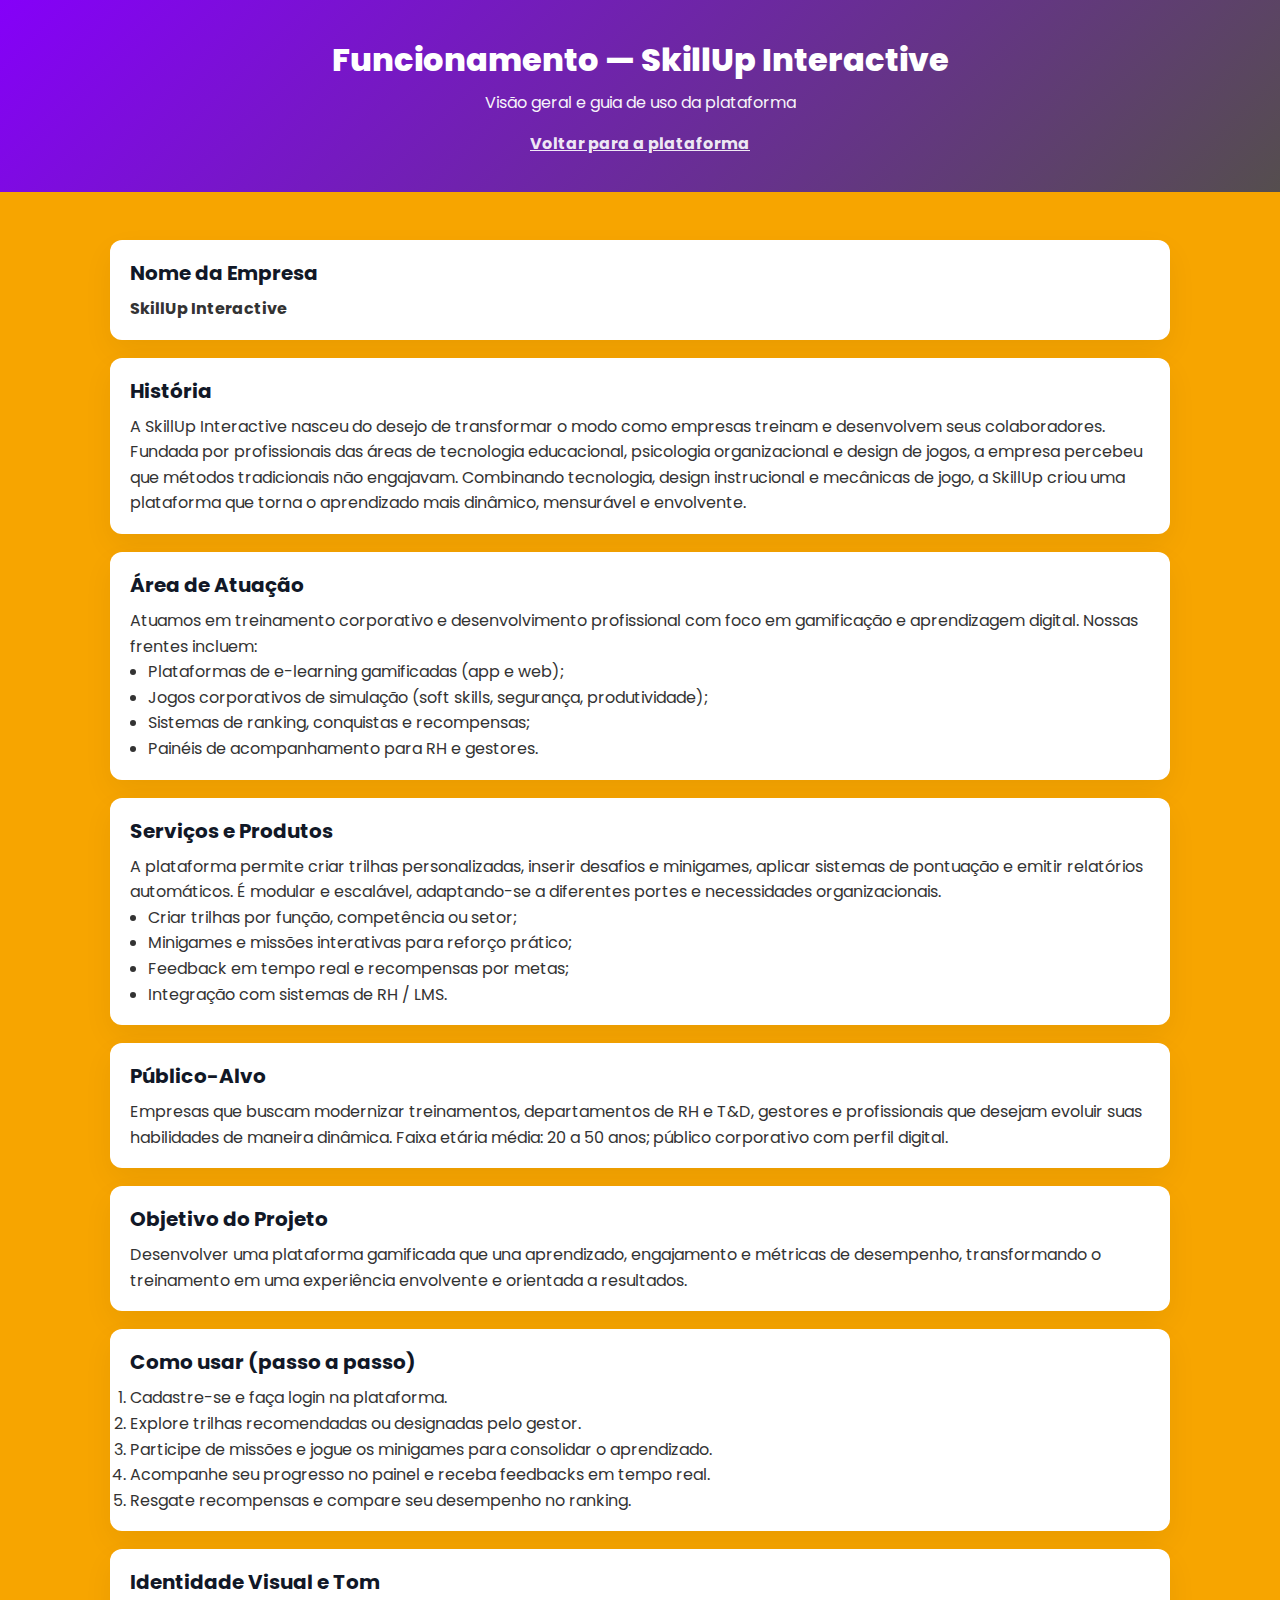
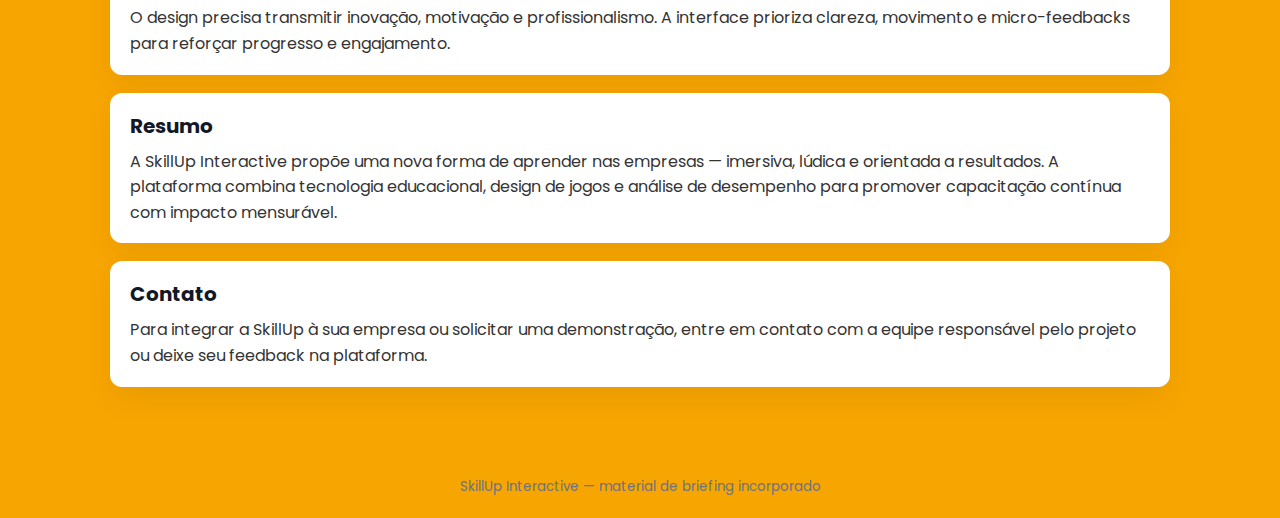
<file: funcionamento.html>
<!DOCTYPE html>
<html lang="pt-br">
<head>
  <meta charset="utf-8" />
  <meta name="viewport" content="width=device-width,initial-scale=1" />
  <title>Funcionamento - SkillUp Interactive</title>
  <link rel="stylesheet" href="./style.css" />
</head>
<body>
  <header class="doc-header">
    <h1>Funcionamento — SkillUp Interactive</h1>
    <p>Visão geral e guia de uso da plataforma</p>
    <p><a href="index.html" class="back-link">Voltar para a plataforma</a></p>
  </header>

  <main class="doc-main">
    <section>
      <h2>Nome da Empresa</h2>
      <p><strong>SkillUp Interactive</strong></p>
    </section>

    <section>
      <h2>História</h2>
      <p>A SkillUp Interactive nasceu do desejo de transformar o modo como empresas treinam e desenvolvem seus colaboradores. Fundada por profissionais das áreas de tecnologia educacional, psicologia organizacional e design de jogos, a empresa percebeu que métodos tradicionais não engajavam. Combinando tecnologia, design instrucional e mecânicas de jogo, a SkillUp criou uma plataforma que torna o aprendizado mais dinâmico, mensurável e envolvente.</p>
    </section>

    <section>
      <h2>Área de Atuação</h2>
      <p>Atuamos em treinamento corporativo e desenvolvimento profissional com foco em gamificação e aprendizagem digital. Nossas frentes incluem:</p>
      <ul>
        <li>Plataformas de e-learning gamificadas (app e web);</li>
        <li>Jogos corporativos de simulação (soft skills, segurança, produtividade);</li>
        <li>Sistemas de ranking, conquistas e recompensas;</li>
        <li>Painéis de acompanhamento para RH e gestores.</li>
      </ul>
    </section>

    <section>
      <h2>Serviços e Produtos</h2>
      <p>A plataforma permite criar trilhas personalizadas, inserir desafios e minigames, aplicar sistemas de pontuação e emitir relatórios automáticos. É modular e escalável, adaptando-se a diferentes portes e necessidades organizacionais.</p>
      <ul>
        <li>Criar trilhas por função, competência ou setor;</li>
        <li>Minigames e missões interativas para reforço prático;</li>
        <li>Feedback em tempo real e recompensas por metas;</li>
        <li>Integração com sistemas de RH / LMS.</li>
      </ul>
    </section>

    <section>
      <h2>Público-Alvo</h2>
      <p>Empresas que buscam modernizar treinamentos, departamentos de RH e T&D, gestores e profissionais que desejam evoluir suas habilidades de maneira dinâmica. Faixa etária média: 20 a 50 anos; público corporativo com perfil digital.</p>
    </section>

    <section>
      <h2>Objetivo do Projeto</h2>
      <p>Desenvolver uma plataforma gamificada que una aprendizado, engajamento e métricas de desempenho, transformando o treinamento em uma experiência envolvente e orientada a resultados.</p>
    </section>

    <section>
      <h2>Como usar (passo a passo)</h2>
      <ol>
        <li>Cadastre-se e faça login na plataforma.</li>
        <li>Explore trilhas recomendadas ou designadas pelo gestor.</li>
        <li>Participe de missões e jogue os minigames para consolidar o aprendizado.</li>
        <li>Acompanhe seu progresso no painel e receba feedbacks em tempo real.</li>
        <li>Resgate recompensas e compare seu desempenho no ranking.</li>
      </ol>
    </section>

    <section>
      <h2>Identidade Visual e Tom</h2>
      <p>O design precisa transmitir inovação, motivação e profissionalismo. A interface prioriza clareza, movimento e micro-feedbacks para reforçar progresso e engajamento.</p>
    </section>

    <section>
      <h2>Resumo</h2>
      <p>A SkillUp Interactive propõe uma nova forma de aprender nas empresas — imersiva, lúdica e orientada a resultados. A plataforma combina tecnologia educacional, design de jogos e análise de desempenho para promover capacitação contínua com impacto mensurável.</p>
    </section>

    <section>
      <h2>Contato</h2>
      <p>Para integrar a SkillUp à sua empresa ou solicitar uma demonstração, entre em contato com a equipe responsável pelo projeto ou deixe seu feedback na plataforma.</p>
    </section>
  </main>

  <footer class="doc-footer">
    <small>SkillUp Interactive — material de briefing incorporado</small>
  </footer>
</body>
</html>
</file>
<file: style.css>
@import url('https://fonts.googleapis.com/css2?family=Poppins:wght@400;600;700&display=swap');

/* ===================== RESET / BASE ===================== */
*{ margin:0; padding:0; box-sizing:border-box; font-family:'Poppins',sans-serif; }
:root{
  /* paleta - ajuste se quiser */
  --bg: #F7A500;
  --card: #F7A500;
  --text: #111827;
  --muted: #6b7280;
  --accent-1: #8500f9; /* azul */
  --accent-2: #554e4e;/* verde */
  --glass: rgba(255,255,255,0.75);

  --shadow-1: 0 8px 24px rgba(255, 0, 0, 0.06);
  --shadow-2: 0 14px 40px rgba(12,24,40,0.08);
}

/* página */
html,body{ height:100%; background:var(--bg); color:var(--text); -webkit-font-smoothing:antialiased; -moz-osx-font-smoothing:grayscale; }

/* ======================= CADASTRO ======================= */
.cadastro-container{
  min-height:100vh;
  display:flex;
  align-items:center;
  justify-content:center;
  background: linear-gradient(135deg, var(--accent-1), var(--accent-2));
  padding:28px;
}

/* card de cadastro */
.cadastro-card{
  width:420px;
  max-width:94%;
  background: linear-gradient(180deg, #F7A500, #F7A500);
  padding:34px;
  border-radius:18px;
  box-shadow: 0 22px 60px rgba(6,10,25,0.12);
  text-align:center;
  transform: translateY(6px);
  animation: cardEntrance .8s ease both;
}

/* cabeçalho */
.cadastro-card h2{ font-size:2rem; margin-bottom:6px; color:var(--text); }
.cadastro-card .muted{ color: black; margin-bottom:12px; display:block; }

/* formulário */
.form{ display:flex; flex-direction:column; gap:14px; margin-top:6px; }
.input-group label{ display:block; font-weight:600; color:var(--text); text-align:left; font-size:.95rem; }
.input-group input{
  width:100%;
  padding:12px 14px;
  border-radius:12px;
  border:1px solid rgba(16,24,40,0.06);
  margin-top:6px;
  font-size:1rem;
  background: #fff;
  transition: box-shadow .18s ease, transform .12s ease;
}
.input-group input:focus{
  outline:none;
  box-shadow: 0 8px 24px rgba(125,184,255,0.18);
  transform: translateY(-2px);
  border-color: var(--accent-1);
}

/* botão criar (full-width primary) */
.btn{
  display: inline-block;
  position: relative;
  font-weight: 700;
  font-family: inherit;
  text-align: center;
  text-decoration: none;
  color: inherit;
  padding: 10px 18px;
  border-radius: 12px;
  border: 0;
  cursor: pointer;
  transition: transform .16s cubic-bezier(.2,.9,.3,1), box-shadow .16s ease, background .12s ease;
}

/* Variantes usadas no HTML */
.btn-primary{
  background: linear-gradient(90deg,var(--accent-1),var(--accent-2));
  color: #fff;
  box-shadow: 0 12px 36px rgba(6,10,25,0.12);
}
.btn-primary:hover{ transform: translateY(-4px); box-shadow: 0 20px 50px rgba(6,10,25,0.12); }

.btn-outline{
  background: transparent;
  color: #fff;
  border: 2px solid rgba(255,255,255,0.85);
}
.btn-outline:hover{ background: rgba(255,255,255,0.06); }

.btn-secondary{
  background: linear-gradient(90deg, #6b7280, #4b4b4b);
  color: #fff;
}

/* full-width modifier */
.btn.full{
  width:100%;
  padding:14px 16px;
  border-radius:12px;
}

.btn:focus{ outline:none; box-shadow: 0 8px 30px rgba(133,0,249,0.12); }

/* Navbar auth buttons (index) - place on the right side of header */
.nav-container .auth-buttons{ display:flex; gap:12px; align-items:center; }
.nav-container .auth-buttons .btn-outline{
  color: var(--accent-1);
  border: 2px solid var(--accent-1);
  background: transparent;
  padding:8px 16px;
  border-radius:8px;
}
.nav-container .auth-buttons .btn-outline:hover{ background: rgba(133,0,249,0.06); color: #fff; }
.nav-container .auth-buttons .btn-primary{
  background: linear-gradient(90deg, var(--bg), #e09b00);
  color:#fff;
  padding:8px 18px;
  border-radius:8px;
}
.nav-container .auth-buttons .btn-primary:hover{ transform: translateY(-2px); }

/* link de entrar */
.login-text{ margin-top:8px; color:black; font-size:.95rem; }
.login-text a{ color:var(--accent-1); font-weight:600; text-decoration:none; }

/* entrada do card */
@keyframes cardEntrance{
  from{ opacity:0; transform: translateY(24px) scale(.99); }
  to{ opacity:1; transform: translateY(0) scale(1); }
}

/* ======================= HERO ======================= */
.hero{
  height:100vh;
  display:flex;
  align-items:center;
  justify-content:center;
  text-align:center;
  background: linear-gradient(135deg, var(--accent-1), var(--accent-2));
  /* make gradient animate by shifting background-position */
  background-size: 300% 300%;
  /* faster and smoother loop so movement is visible */
  animation: gradientMove 6s linear infinite;
  color: #fff;
  position:relative;
  padding:24px;
  overflow:hidden;
}

/* detalhe suave no fundo do hero (brilhos / formas) */
.hero::before{
  content:"";
  position:absolute;
  inset: -10% -10% auto -10%;
  height:140%;
  background:
    radial-gradient(circle at 10% 20%, rgba(255,255,255,0.14), transparent 10%),
    radial-gradient(circle at 80% 80%, rgba(255,255,255,0.08), transparent 8%);
  filter: blur(30px);
  transform: translateZ(0);
  z-index:0;
  animation: subtleShift 12s linear infinite alternate;
}
@keyframes subtleShift{ from{ transform: translateX(0) translateY(0);} to{ transform: translateX(-30px) translateY(-18px);} }
@keyframes gradientMove{
  0%{ background-position: 0% 50%; }
  50%{ background-position: 100% 50%; }
  100%{ background-position: 0% 50%; }
}

/* ================= REACT-DRIVEN SERVICES ANIMATIONS ============= */
.react-services-root{ max-width:1100px; margin:0 auto; }
.react-services-grid{ display:grid; grid-template-columns: repeat(auto-fit, minmax(260px, 1fr)); gap:24px; }
.react-service-card{
  background: linear-gradient(180deg,#fff,#f7fbff);
  border-radius:16px;
  padding:26px;
  box-shadow: 0 12px 36px rgba(6,10,25,0.06);
  transform: translateY(18px);
  opacity: 0;
  transition: transform .6s cubic-bezier(.2,.9,.3,1), opacity .6s ease, box-shadow .22s ease;
  display:flex; flex-direction:column; gap:12px;
}
.react-service-card.visible{ transform: translateY(0); opacity:1; box-shadow: 0 20px 50px rgba(6,10,25,0.08); }
.react-service-card .icon{ font-size:28px; color: #fff; width:56px; height:56px; border-radius:12px; display:flex; align-items:center; justify-content:center; background: linear-gradient(90deg,var(--accent-1),var(--accent-2)); }
.react-service-card h3{ margin:0; font-size:1.2rem; color:var(--text); }
.react-service-card p{ margin:0; color:var(--muted); line-height:1.5; }

@media (max-width:900px){ .react-services-grid{ grid-template-columns: 1fr; } }

.hero-content{ position:relative; z-index:1; max-width:980px; padding:8px 18px; animation: fadeInUp .9s ease both; }
.hero-content h1{
  font-size:clamp(2.2rem,4.2vw,4rem);
  letter-spacing: -0.02em;
  font-weight:800;
  margin-bottom:10px;
  text-shadow: 0 10px 30px rgba(0,0,0,0.12);
  transform-origin:center;
  animation: titlePop .9s ease .15s both;
}
@keyframes titlePop{ from{ opacity:0; transform: translateY(20px) scale(.98); } to{ opacity:1; transform: translateY(0) scale(1); } }

.hero-content p{ font-size:1.05rem; margin-bottom:20px; opacity:0.95; color: rgba(255,255,255,0.95); }

/* Hero: alinhar os botões lado a lado com gap e variante laranja para "Comece Agora" */
.hero .hero-buttons{
  display:flex;
  gap:16px;
  align-items:center;
  justify-content:flex-start;
  margin-top:18px;
  flex-wrap:wrap;
}
.hero .hero-buttons .btn-primary{
  background: linear-gradient(90deg, var(--accent), #e09b00);
  color: #fff;
  padding: 12px 28px;
  border-radius: 40px;
  border: none;
}
.hero .hero-buttons .btn-outline{
  border: 2px solid rgba(255,255,255,0.85);
  color: #fff;
  background: transparent;
  padding: 10px 22px;
  border-radius: 40px;
}

@media (max-width: 768px){
  .hero .hero-buttons{ flex-direction:column; gap:12px; align-items:center; }
}

/* botão grande do hero (estiloso) */
.btn.glow{
  display:inline-block;
  position:relative;
  overflow:hidden;
  padding:18px 44px;
  border-radius:999px;
  background: linear-gradient(90deg, #ffffff, #f4f7ff);
  color: #0b2530;
  font-weight:800;
  box-shadow: 0 18px 50px rgba(7,18,30,0.18), 0 0 50px rgba(126,194,255,0.12) inset;
  border: none;
  cursor:pointer;
  transition: transform .2s ease, box-shadow .2s ease;
}
.btn.glow:hover{ transform: translateY(-8px); box-shadow: 0 26px 80px rgba(7,18,30,0.2); }

/* efeito "arte descendo" - um pseudo-line que desliza para baixo quando o botão aparece */
.btn.glow::after{
  content:"";
  position:absolute;
  width:120%;
  height:120%;
  left: -10%;
  top: -10%;
  border-radius:999px;
  pointer-events:none;
  background: linear-gradient(180deg, rgba(255,255,255,0.0), rgba(255,255,255,0.06), rgba(255,255,255,0.0));
  transform: translateY(-8px);
  transition: transform .6s ease;
}
.btn.glow:active::after{ transform: translateY(6px); }

/* ======================= GAME LINK ======================= */
/* CENTRALIZAR O CARD DO LINK DO JOGO */
.game-link-section{
    background-color: #ffffff;
  padding: 40px 10%;
  display: flex;
  justify-content: center;
  align-items: center;
  text-align: center;
  width: 100%;
}

.game-link-card{
  width: 100%;
  max-width: 780px;
  background: linear-gradient(90deg, rgba(255,255,255,0.98), rgba(248,249,255,0.96));
  border-radius: 16px;
  padding: 24px 28px;
  box-shadow: 0 18px 40px rgba(12,24,40,0.06);
  transition: transform .22s ease, box-shadow .22s ease;
}

.game-link-card:hover{
  transform: translateY(-4px);
  box-shadow: 0 26px 48px rgba(12,24,40,0.10);
}

/* O BOTÃO */
.game-link-button{
  display: inline-block;
  margin-top: 14px;
  padding: 12px 26px;
  background: linear-gradient(90deg, var(--accent-1), var(--accent-2));
  color: #fff;
  font-weight: 700;
  border-radius: 12px;
  text-decoration: none;
  transition: .22s ease;
  box-shadow: 0 10px 26px rgba(10,20,30,0.12);
}

.game-link-button:hover{
  transform: translateY(-6px);
  box-shadow: 0 16px 40px rgba(10,20,30,0.18);
}




/* ======================= PROGRESS SECTION ======================= */
.modulos-section{
  padding: 72px 10%;
  background: linear-gradient(180deg, #ffffff, #ffffff); /* ROXO CLARO + BRANCO */
  text-align: center;
  position: relative;
  z-index: 1;
}

.modulos-section header{ margin-bottom:28px; }
.modulos-section h2{ font-size:1.9rem; margin-bottom:6px; color:var(--text); }
.modulos-section p{ color:var(--muted); }

/* cards container */
.cards-container{ display:flex; gap:22px; flex-wrap:wrap; justify-content:center; align-items:stretch; margin-top:12px; }

/* cada card */
.card{
  background: linear-gradient(180deg,#ffffff,#f7fbff);
  width:320px; padding:18px; border-radius:14px;
  display:flex; gap:14px; align-items:center;
  box-shadow: var(--shadow-1);
  transition: transform .28s cubic-bezier(.2,.9,.3,1), box-shadow .28s;
  transform-style: preserve-3d;
  position:relative;
  overflow:visible;
}
.card:hover{ transform: translateY(-10px) rotateX(2deg) translateZ(4px); box-shadow: var(--shadow-2); }

/* 3D tilt effect on hover (pure CSS subtle) */
.card::before{
  content:"";
  position:absolute; inset:0; border-radius:14px;
  background: linear-gradient(90deg, rgba(255,255,255,0.02), transparent 40%);
  pointer-events:none;
  transform: translateZ(0);
}

/* avatar */
.card img{ width:84px; height:84px; border-radius:50%; object-fit:cover; border:3px solid var(--accent-2); transition: transform .35s ease; }
.card:hover img{ transform: rotate(6deg) scale(1.04); }

/* info */
.info h3{ font-size:1.05rem; color:var(--text); margin-bottom:4px; }
.info p{ font-size:.95rem; color:var(--muted); margin-bottom:10px; }

/* progress bar */
.progress-bar{ width:150px; height:10px; background:#eef4ff; border-radius:999px; overflow:hidden; position:relative; }
.progress{
  height:100%; border-radius:999px;
  background: linear-gradient(90deg,var(--accent-1),var(--accent-2));
  width:0%;
  animation: progressGrow 1.6s cubic-bezier(.2,.9,.3,1) forwards;
}
.progress[data-progress="85"]{ animation-delay:.25s; --target:85%; }
.progress[data-progress="60"]{ animation-delay:.35s; --target:60%; }
.progress[data-progress="40"]{ animation-delay:.45s; --target:40%; }

/* animate to custom property using keyframes (workaround) */
@keyframes progressGrow{
  from{ width:0%; }
  to{ width: var(--target, 70%); }
}

/* percent text */
.percent{ margin-left:10px; font-weight:700; color:var(--text); animation: pulsePercent 2s ease-in-out infinite; }
@keyframes pulsePercent{
  0%{ transform: scale(1); }
  50%{ transform: scale(1.04); }
  100%{ transform: scale(1); }
}

/* ======================= SECTIONS PRETTY / BALLOONS ======================= */
.pretty-section{ padding:48px 10%; background:transparent; position:relative; }

/* section headers */
.section-header{ max-width:1100px; margin:0 auto 16px; text-align:center; }
.section-header h2{ font-size:1.6rem; margin-bottom:6px; }
.section-header p{ color:var(--muted); font-size:.95rem; }

/* ranking list style */
.ranking-list{
  max-width:720px; margin:12px auto 0; list-style:none; padding:0;
  display:flex; flex-direction:column; gap:12px;
}
.ranking-list li{
  background: linear-gradient(180deg, rgba(255,255,255,0.98), rgba(247,249,255,0.96));
  padding:14px 16px; border-radius:12px; font-weight:700; display:flex; justify-content:space-between; align-items:center;
  box-shadow: var(--shadow-1); transition: transform .18s ease, box-shadow .18s ease;
}
.ranking-list li:hover{ transform: translateY(-6px); box-shadow: var(--shadow-2); }

/* Dashboard grid */
.dash-grid{
  display:grid; grid-template-columns: repeat(auto-fit, minmax(220px, 1fr)); gap:18px; max-width:1100px; margin:12px auto 0;
}
.dash-card{
  background: linear-gradient(180deg,#fff,#f7fbff); padding:16px; border-radius:12px; box-shadow: var(--shadow-1);
  transition: transform .22s ease, box-shadow .22s ease;
}
.dash-card:hover{ transform: translateY(-8px); box-shadow: var(--shadow-2); }
.medals{ display:flex; gap:10px; align-items:center; margin-top:6px; }
.medal{ background: linear-gradient(90deg,#fffaf0,#fff3d9); padding:8px 10px; border-radius:10px; font-weight:800; box-shadow:0 6px 18px rgba(0,0,0,0.06); }

/* timeline */
.timeline{ display:flex; gap:14px; flex-wrap:wrap; justify-content:center; max-width:1100px; margin:14px auto 0; }
.timeline-item{
  width:260px; background:#fff; border-radius:12px; padding:14px; box-shadow: var(--shadow-1);
  display:flex; gap:12px; align-items:flex-start; transition: transform .22s ease, box-shadow .22s ease;
}
.timeline-item:hover{ transform: translateY(-8px); box-shadow: var(--shadow-2); }
.timeline-item .dot{
  width:40px; height:40px; border-radius:50%; display:flex; align-items:center; justify-content:center; color:#fff;
  background: linear-gradient(90deg,var(--accent-1),var(--accent-2)); font-weight:800; box-shadow:0 6px 18px rgba(12,24,40,0.08);
  animation: dotPulse 2.6s infinite ease-in-out;
}
@keyframes dotPulse{ 0%{ transform: scale(1); } 50%{ transform: scale(1.06); } 100%{ transform: scale(1); } }
.timeline-item .content h4{ margin-bottom:6px; font-size:1rem; }
.timeline-item .content p{ color:var(--muted); font-size:.92rem; }

/* challenges grid */
.challenges-grid{ display:grid; grid-template-columns: repeat(auto-fit, minmax(220px,1fr)); gap:16px; max-width:1100px; margin:12px auto 0; }
.challenge-card{ background: linear-gradient(180deg,#f7fbff,#ffffff); padding:14px; border-radius:12px; box-shadow: var(--shadow-1); transition: transform .2s ease; }
.challenge-card:hover{ transform: translateY(-8px); box-shadow: var(--shadow-2); }

/* small progress */
.small-progress{ height:10px; background:#eef6ff; border-radius:999px; overflow:hidden; margin-top:12px; }
.small-bar{ height:100%; width:0%; border-radius:999px; background: linear-gradient(90deg,var(--accent-1),var(--accent-2)); transition: width 1.2s cubic-bezier(.2,.9,.3,1); }
.challenge-card .small-bar{ width: var(--w, 50%); }

/* ======================= BALLOON FLOAT ANIMATIONS ======================= */
.balloon{ position:relative; animation: floatUp 6s ease-in-out infinite; transform-origin:center; }
.balloon:nth-child(odd){ animation-duration:7s; animation-delay:.12s; }
.balloon:nth-child(even){ animation-duration:6.2s; animation-delay:.28s; }
@keyframes floatUp{
  0%{ transform: translateY(0); }
  50%{ transform: translateY(-8px) translateX(2px); }
  100%{ transform: translateY(0); }
}

/* reveal fade in for many elements */
.fade-in{ opacity:0; animation: fadeInUp .7s ease .12s forwards; }
.slide-up{ opacity:0; transform: translateY(18px); animation: fadeInUp .7s cubic-bezier(.2,.9,.3,1) forwards; }
.animated-list li{ opacity:0; transform: translateY(12px); animation: slideInList .6s ease forwards; }
.animated-list li:nth-child(1){ animation-delay:.08s; }
.animated-list li:nth-child(2){ animation-delay:.18s; }
.animated-list li:nth-child(3){ animation-delay:.28s; }
@keyframes slideInList{ to{ opacity:1; transform: translateY(0); } }

/* ======================= GLOWS / SHINE ======================= */
@keyframes fadeInUp{ from{ opacity:0; transform: translateY(18px);} to{ opacity:1; transform: translateY(0);} }
@keyframes shine{ 0%{ transform: translateX(-150%);} 100%{ transform: translateX(150%);} }

/* ======================= RESPONSIVO ======================= */
@media (max-width:1000px){
  .cards-container{ gap:16px; }
  .hero-content h1{ font-size:2.6rem; }
  .game-link-card{ padding:16px; }
  .dash-grid{ grid-template-columns: 1fr; }
  .timeline{ flex-direction:column; gap:12px; align-items:center; }
  .ranking-list{ max-width:92%; }
}
@media (max-width:600px){
  .cadastro-card{ padding:22px; border-radius:14px; }
  .hero{ padding:18px; }
  .btn.glow{ padding:14px 26px; font-size:1rem; }
  .progress-bar{ width:120px; }
  .cards-container{ flex-direction:column; align-items:center; }
}
/* ====================== SOBRE O SKILLUP ====================== */
.sobre-section{
  width: 100%;
  padding: 80px 12%;
  background: #fff;
  backdrop-filter: blur(6px);
  text-align: center;
  position: relative;
  box-shadow: 0 20px 40px rgba(0,0,0,0.06);
}

.sobre-container{
  max-width: 1000px;
  margin: 0 auto;
  background: linear-gradient(180deg,#fff,#fff);
  padding: 40px 45px;
  border-radius: 22px;
  box-shadow: 0 18px 40px rgba(0,0,0,0.08);
  animation: fadeInUp .8s ease both;
}

.sobre-container h2{
  font-size: 2.2rem;
  font-weight: 800;
  color: var(--text);
  margin-bottom: 18px;
}

.sobre-container p{
  font-size: 1.15rem;
  color: #444;
  line-height: 1.7;
  margin-bottom: 16px;
  font-weight: 500;
}

/* efeito flutuante leve */
.sobre-container:hover{
  transform: translateY(-6px);
  box-shadow: 0 26px 70px rgba(0,0,0,0.09);
  transition: .28s ease;
}
/* CENTRALIZAR A TELA DE LOGIN (ENTRAR) */
.login-container{
  min-height:100vh;
  display:flex;
  align-items:center;
  justify-content:center;
  background: linear-gradient(135deg, var(--accent-1), var(--accent-2));
.auth-container{
  min-height: calc(70vh - 40px);
  display:flex;
  align-items:center;
  justify-content:center;
  padding:40px 20px;
}
.auth-box{
  width:100%;
  max-width:520px;
  background: linear-gradient(180deg, #ffffff, #fbfbff);
  border-radius:16px;
  padding:32px;
  box-shadow: 0 20px 50px rgba(6,10,25,0.08);
  text-align: center;
}
.auth-box h2{ font-size:1.6rem; margin-bottom:6px; color:var(--text); }
.auth-box p.lead{ color:var(--muted); margin-bottom:18px; }
.form-group{ margin-bottom:16px; }
.form-logo{
  display:block;
  margin:0 auto 18px;
  width:220px;
  max-width:100%;
  height:auto;
  object-fit:contain;
}
.form-group label{ display:block; font-weight:700; color:var(--text); margin-bottom:8px; text-align:left; }
.form-group input, .form-group select{ width:100%; padding:12px 14px; border-radius:10px; border:1px solid #e6eef8; background:#fff; font-size:1rem; }
.form-options{ display:flex; justify-content:space-between; align-items:center; margin-bottom:18px; }
.auth-link{ text-align:center; margin-top:14px; color:var(--muted); }
.auth-link a{ color:var(--accent-1); font-weight:700; text-decoration:none; }
/* Button: base + variants (used across pages) */
.btn{ display:inline-block; padding:10px 20px; border-radius:12px; font-weight:700; cursor:pointer; text-decoration:none; border:0; background:transparent; color:var(--text); transition: transform .18s ease, box-shadow .18s ease, filter .12s ease; }

/* Primary (gradient) */
.btn-primary, .btn.primary{ background: linear-gradient(90deg,var(--accent-1),var(--accent-2)); color: #fff; border:0; padding:12px 26px; border-radius:40px; font-weight:800; box-shadow: 0 12px 36px rgba(6,10,25,0.12); }
.btn-primary:hover, .btn.primary:hover{ transform: translateY(-3px); filter:brightness(1.03); }

/* Outline variant */
.btn-outline{ background: transparent; color: var(--accent-1); border: 2px solid rgba(133,0,249,0.18); }
.btn-outline:hover{ background: rgba(133,0,249,0.08); color: #fff; }

/* Secondary / subtle */
.btn-secondary{ background:transparent; border:2px solid rgba(16,24,40,0.06); padding:10px 16px; border-radius:10px; cursor:pointer; }
  padding:28px;
}
#toast-container{ position:fixed; right:20px; top:20px; z-index:9999; display:flex; flex-direction:column; gap:10px; }
.toast{ min-width:220px; max-width:360px; padding:12px 16px; border-radius:10px; color: #fff; box-shadow: 0 10px 30px rgba(6,10,25,0.12); display:flex; align-items:center; gap:10px; font-weight:700; }
.toast.success{ background: linear-gradient(90deg, var(--accent-1), var(--bg)); }
.toast.error{ background: linear-gradient(90deg, #ff6b6b, #ff8a80); }
.toast.info{ background: linear-gradient(90deg, var(--accent-2), var(--accent-1)); }
.toast .icon{ width:32px; height:32px; display:inline-flex; align-items:center; justify-content:center; border-radius:8px; background: rgba(255,255,255,0.12); color: #fff; }
/* ====================== CARDS SOBRE A SKILLUP ====================== */
.skillup-info-section{
  padding: 80px 10%;
  background: #ffffff;
  text-align: center;
}

.title-info{
  font-size: 2.1rem;
  font-weight: 800;
  margin-bottom: 30px;
  color: #222;
}

.skillup-cards{
  display: grid;
  grid-template-columns: repeat(auto-fit, minmax(260px, 1fr));
  gap: 20px;
}

.s-card{
  background: linear-gradient(180deg, #ffffff, #f5f6ff);
  padding: 22px;
  border-radius: 14px;
  box-shadow: 0 14px 32px rgba(0,0,0,0.08);
  transition: .25s ease;
}

.s-card:hover{
  transform: translateY(-8px);
  box-shadow: 0 24px 48px rgba(0,0,0,0.12);
}

.s-card h3{
  font-size: 1.2rem;
  margin-bottom: 8px;
  font-weight: 700;
  color: #222;
}

.s-card p{
  font-size: 0.95rem;
  color: #555;
  line-height: 1.5;
}



/* ====================== FEEDBACK ====================== */
.feedback-section{
  padding: 80px 10%;
  background: linear-gradient(180deg, #ffffff, #8500f9); /* ROXO CLARO + BRANCO */
  text-align: center;
}

.feedback-section h2{
  font-size: 2rem;
  font-weight: 800;
  margin-bottom: 10px;
  color: #fff;
}

.feedback-sub{
  color: #fff;
  font-size: 1.1rem;
  margin-bottom: 20px;
}

.feedback-buttons{
  display: flex;
  justify-content: center;
  flex-wrap: wrap;
  gap: 16px;
  margin-bottom: 22px;
}

.fb-btn{
  padding: 12px 22px;
  background: #fff;
  border: none;
  cursor: pointer;
  font-weight: 700;
  border-radius: 12px;
  transition: .25s ease;
  font-size: 1rem;
  box-shadow: 0 12px 32px rgba(0,0,0,0.1);
}

.fb-btn:hover{
  transform: translateY(-6px);
  background: #f0f0f0;
}



.feedback-message{
  font-size: 1.1rem;
  font-weight: 700;
  color: #fff;
  opacity: 0;
  transition: .4s ease;
}
/* ====================== SEÇÃO DE DESCRIÇÃO DO PROJETO ====================== */
.descricao-projeto-section{
  padding: 80px 12%;
  background: #ffffff;
  text-align: center;
}

.descricao-container{
  max-width: 1100px;
  margin: 0 auto;
  background: linear-gradient(180deg,#ffffff,#f4f4ff);
  padding: 40px 50px;
  border-radius: 22px;
  box-shadow: 0 16px 40px rgba(0,0,0,0.08);
  transition: .3s ease;
}

.descricao-container:hover{
  transform: translateY(-8px);
  box-shadow: 0 26px 60px rgba(0,0,0,0.12);
}

.descricao-container h2{
  font-size: 2.2rem;
  font-weight: 800;
  margin-bottom: 20px;
  color: #222;
}

.descricao-container p{
  font-size: 1.15rem;
  color: #444;
  line-height: 1.7;
  margin-bottom: 16px;
  font-weight: 500;
}

.descricao-lista{
  text-align: left;
  max-width: 850px;
  margin: 20px auto;
  font-size: 1.1rem;
  color: #333;
  line-height: 1.7;
  list-style: none;
}

.descricao-lista li{
  background: #f7f7ff;
  padding: 10px 14px;
  border-radius: 10px;
  margin-bottom: 10px;
  box-shadow: 0 8px 18px rgba(0,0,0,0.06);
  font-weight: 600;
}

/* ======================= PROGRESS: hide avatars, show only text ======================= */
.modulos-section .card img{ display:none; }
.modulos-section .card{ align-items:flex-start; }

/* ====================== NOTIFICAÇÃO (TOAST / CARD) ====================== */
.notify-root{ position: fixed; top:20px; right:20px; z-index:9999; display:flex; flex-direction:column; gap:12px; align-items:flex-end; }
.notify-card{
  min-width:280px; max-width:360px; padding:14px 16px; border-radius:12px; color:#fff; display:flex; gap:12px; align-items:center;
  box-shadow: 0 18px 40px rgba(2,6,23,0.18); transform-origin: top right; overflow:hidden; position:relative;
  border:1px solid rgba(255,255,255,0.06);
  animation: notifyIn .42s cubic-bezier(.2,.9,.3,1) forwards;
}
.notify-card .icon{ width:44px; height:44px; border-radius:10px; display:flex; align-items:center; justify-content:center; font-weight:800; font-size:18px; flex-shrink:0; }
.notify-card .body{ display:flex; flex-direction:column; align-items:flex-start; }
.notify-card .body .title{ font-weight:800; margin-bottom:4px; }
.notify-card .close-btn{ position:absolute; top:8px; right:8px; background:transparent; border:0; color:inherit; font-weight:700; cursor:pointer; opacity:0.85; }

.notify-card.success{ background: linear-gradient(90deg,#10b981,#059669); }
.notify-card.success .icon{ background: rgba(255,255,255,0.12); }
.notify-card.error{ background: linear-gradient(90deg,#ef4444,#b91c1c); }
.notify-card.error .icon{ background: rgba(255,255,255,0.12); }

@keyframes notifyIn{
  from{ opacity:0; transform: translateY(-8px) scale(.98); }
  to{ opacity:1; transform: translateY(0) scale(1); }
}
@keyframes notifyOut{
  from{ opacity:1; transform: translateY(0) scale(1); }
  to{ opacity:0; transform: translateY(-10px) scale(.98); }
}

/* small responsive tweak */
@media (max-width:600px){
  .notify-root{ left:12px; right:12px; top:12px; align-items:center; }
  .notify-card{ width:100%; max-width:unset; }
}

/* ======================= GAME SECTION ENHANCEMENTS ======================= */
.game-link-card{ transform-origin:center; transition: transform .6s cubic-bezier(.2,.9,.3,1), box-shadow .6s ease; }
.game-link-card:hover{ transform: translateY(-6px) scale(1.01); box-shadow: 0 34px 80px rgba(12,24,40,0.12); }
.game-link-button{ position:relative; transition: box-shadow .3s ease, transform .2s ease; }
.game-link-button::after{ content:''; position:absolute; inset:0; border-radius:12px; box-shadow: 0 20px 60px rgba(133,0,249,0.12); opacity:0; transition: opacity .35s ease; }
.game-link-button:hover::after{ opacity:1; }

/* subtle pulsing for the game card to feel live */
.game-ambient{ animation: ambientPulse 6s ease-in-out infinite; }
@keyframes ambientPulse{ 0%{ transform: translateY(0);} 50%{ transform: translateY(-4px);} 100%{ transform: translateY(0);} }

/* progress cards slight floating / micro animation to feel real-time */
.modulos-section .card{ transition: transform .5s ease, box-shadow .5s ease; }
.modulos-section .card.pulse{ animation: cardPulse 2.6s ease-in-out infinite; }
@keyframes cardPulse{ 0%{ transform: translateY(0);} 50%{ transform: translateY(-6px);} 100%{ transform: translateY(0);} }

/* emphasize movement in progress bar */
.progress{ transition: width 1.2s cubic-bezier(.2,.9,.3,1); }

/* dark mode removed - theme toggle was removed per request */

/* small responsive adjustments for game area */
@media (max-width:800px){
  .game-link-section{ padding: 28px 6%; }
  .game-link-card{ padding:18px; }
  .form-logo{ width:160px; max-width:100%; height:auto; margin-bottom:12px; }
  .btn.glow{ padding:14px 22px; }

/* small helpers moved from inline styles in suposto.html */
.about-bg{ background-color: #f0f5ff; }
.centered-actions{ text-align: center; }

/* Modal (reset password) */
.modal-overlay{ position:fixed; inset:0; display:flex; align-items:center; justify-content:center; background:rgba(6,10,25,0.4); opacity:0; pointer-events:none; transition: opacity .22s ease; z-index:10010; }
.modal-overlay.open{ opacity:1; pointer-events:auto; }
.modal-card{ width:100%; max-width:520px; background: #fff; border-radius:12px; padding:20px; box-shadow: 0 20px 60px rgba(6,10,25,0.12); position:relative; }
.modal-card h3{ margin:0 0 8px 0; }
.modal-card p{ margin:0 0 12px 0; color:var(--muted); }
.modal-close{ position:absolute; right:18px; top:14px; background:transparent; border:0; font-size:20px; cursor:pointer; }
.modal-card .form-group{ margin-bottom:8px; }
.modal-card .btn.primary{ padding:10px 14px; }
.modal-card .btn.secondary{ padding:10px 14px; }
}

/* Dashboard / app header (white background, orange links) */
.app-header{
  background: #fff;
  color: var(--bg);
  padding: 12px 0;
  border-bottom: 1px solid rgba(6,10,25,0.06);
  position: sticky;
  top: 0;
  z-index: 1000;
}
.app-header .logo, .app-header .app-nav ul li a{ color: var(--bg); font-weight:700; }
.app-header .logo img{ height:44px; width:auto; object-fit:contain; border-radius:6px; }


/* ======================= PÁGINA: FUNCIONAMENTO / DOCS ======================= */
.doc-header{
  padding:36px 18px;
  text-align:center;
  background: linear-gradient(135deg,var(--accent-1), var(--accent-2));
  color: #fff;
}
.doc-header h1{ font-size:2rem; margin-bottom:6px; font-weight:800; }
.doc-header p{ opacity:0.95; margin-top:6px; }
.doc-header .back-link{ display:inline-block; margin-top:10px; color:rgba(255,255,255,0.95); font-weight:700; text-decoration:underline; }

.doc-main{ max-width:1100px; margin:28px auto; padding:20px; }
.doc-main section{ background: #fff; padding:18px 20px; border-radius:12px; box-shadow: 0 12px 30px rgba(6,10,25,0.06); margin-bottom:18px; }
.doc-main h2{ font-size:1.25rem; margin-bottom:8px; color:var(--text); }
.doc-main p, .doc-main li{ color:#333; line-height:1.6; }
.doc-main ul{ margin-left:18px; }

.doc-footer{ text-align:center; padding:20px; color:var(--muted); }

@media (max-width:720px){
  .doc-main{ padding:14px; margin:18px; }
  .doc-header h1{ font-size:1.5rem; }
}
</file>
